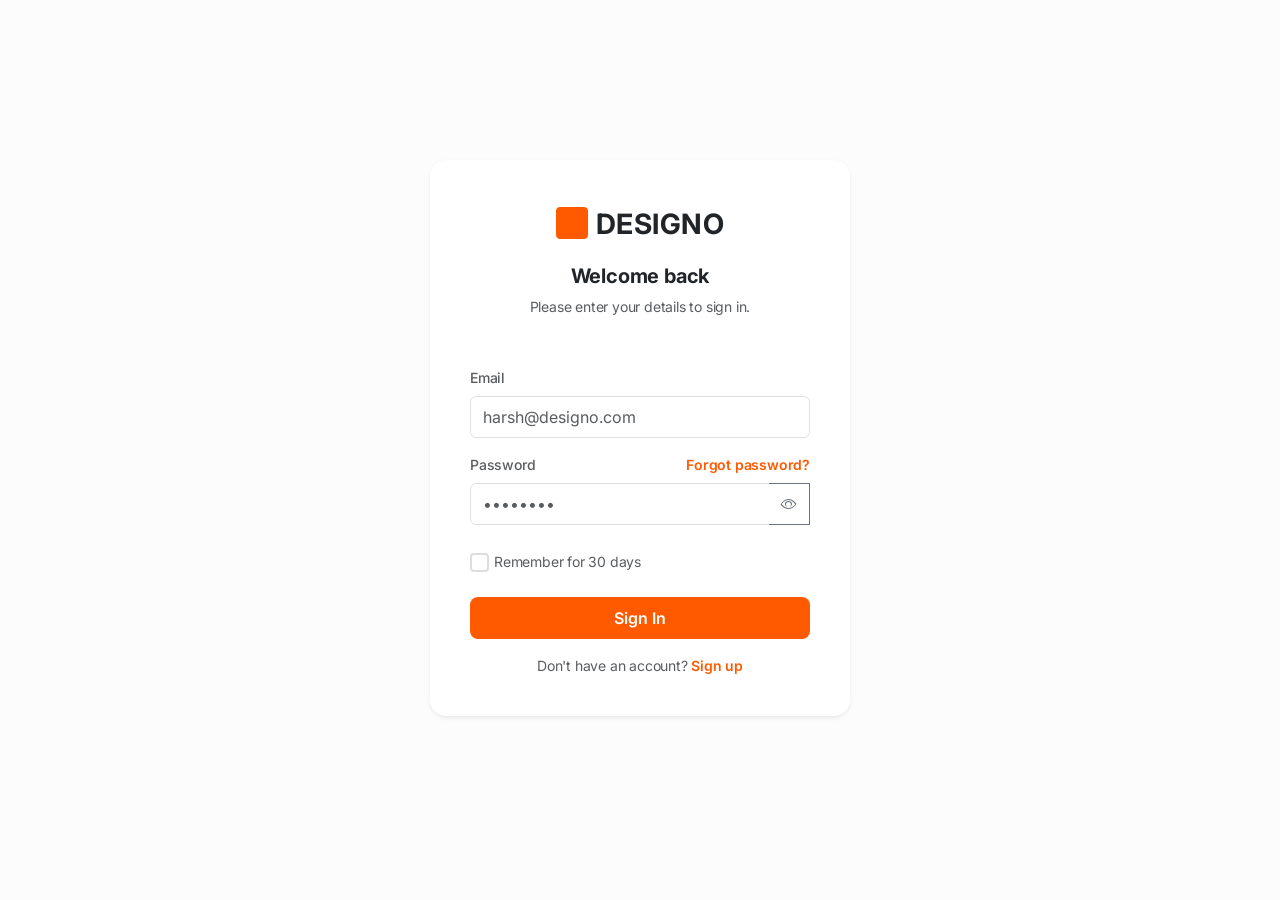
<file: login.html>
<!DOCTYPE html>
<html lang="en">

<head>
    <meta charset="UTF-8">
    <meta name="viewport" content="width=device-width, initial-scale=1.0">
    <title>Designo - Login</title>

    <link href="https://cdn.jsdelivr.net/npm/bootstrap@5.3.3/dist/css/bootstrap.min.css" rel="stylesheet">
    <link rel="stylesheet" href="https://cdn.jsdelivr.net/npm/bootstrap-icons@1.11.3/font/bootstrap-icons.min.css">
    <link href="https://fonts.googleapis.com/css2?family=Inter:wght@300;400;500;600;700&display=swap" rel="stylesheet">

    <link rel="stylesheet" href="css/style.css">

    <style>
        /* Specific overrides to perfectly center the login card */
        body {
            background-color: var(--bg-body);
            height: 100vh;
            display: flex;
            align-items: center;
            justify-content: center;
            margin: 0;
            padding: 20px;
        }

        .login-card {
            max-width: 420px;
            width: 100%;
        }
    </style>
</head>

<body>

    <div class="card login-card border-0 shadow-sm p-4 rounded-4 bg-white">
        <div class="card-body">

            <div class="text-center mb-4 pb-2">
                <div class="d-flex align-items-center justify-content-center gap-2 mb-3">
                    <i class="bi bi-square-fill fs-2" style="color: var(--brand-orange);"></i>
                    <span class="fw-bold fs-3 text-dark" style="letter-spacing: 0.5px;">DESIGNO</span>
                </div>
                <h5 class="fw-bold text-dark">Welcome back</h5>
                <p class="text-muted small">Please enter your details to sign in.</p>
            </div>

            <div id="login-error" class="alert alert-danger d-none small py-2 d-flex align-items-center gap-2"
                role="alert">
                <i class="bi bi-exclamation-triangle-fill"></i>
                <span id="login-error-text">Invalid credentials.</span>
            </div>

            <form id="loginForm">
                <div class="mb-3">
                    <label class="form-label fw-medium small text-muted">Email</label>
                    <input type="email" id="loginEmail" class="form-control py-2" placeholder="harsh@designo.com"
                        required>
                    <div class="invalid-feedback">Please enter a valid email address.</div>
                </div>

                <div class="mb-4">
                    <div class="d-flex justify-content-between align-items-center">
                        <label class="form-label fw-medium small text-muted mb-0">Password</label>
                        <a href="#" class="small text-decoration-none"
                            style="color: var(--brand-orange); font-weight: 600;">Forgot password?</a>
                    </div>
                    <div class="input-group mt-2">
                        <input type="password" id="loginPassword" class="form-control py-2" placeholder="••••••••"
                            required>
                        <button class="btn btn-outline-secondary border-start-0 bg-white" type="button"
                            id="togglePassword">
                            <i class="bi bi-eye"></i>
                        </button>
                        <div class="invalid-feedback">Password cannot be empty.</div>
                    </div>
                </div>

                <div class="form-check mb-4">
                    <input class="form-check-input" type="checkbox" id="rememberMe">
                    <label class="form-check-label small text-muted" for="rememberMe">
                        Remember for 30 days
                    </label>
                </div>

                <button type="submit" class="btn btn-brand w-100 py-2 fw-semibold mb-3">Sign In</button>

                <div class="text-center small text-muted">
                    Don't have an account? <a href="#" class="text-decoration-none"
                        style="color: var(--brand-orange); font-weight: 600;">Sign up</a>
                </div>
            </form>

        </div>
    </div>

    <script src="https://code.jquery.com/jquery-3.7.1.min.js"></script>

    <script>
        $(document).ready(function () {
            // 1. Toggle Password Visibility
            $('#togglePassword').on('click', function () {
                const passwordInput = $('#loginPassword');
                const icon = $(this).find('i');

                if (passwordInput.attr('type') === 'password') {
                    passwordInput.attr('type', 'text');
                    icon.removeClass('bi-eye').addClass('bi-eye-slash');
                } else {
                    passwordInput.attr('type', 'password');
                    icon.removeClass('bi-eye-slash').addClass('bi-eye');
                }
            });

            // 2. Form Validation & Submission Redirect
            $('#loginForm').on('submit', function (e) {
                e.preventDefault(); // Stop page from reloading immediately
                let isValid = true;

                const email = $('#loginEmail').val().trim();
                const password = $('#loginPassword').val().trim();

                // Clear errors
                $('.form-control').removeClass('is-invalid');
                $('#login-error').addClass('d-none');

                // Validate Email
                const emailRegex = /^[^\s@]+@[^\s@]+\.[^\s@]+$/;
                if (!emailRegex.test(email)) {
                    $('#loginEmail').addClass('is-invalid');
                    isValid = false;
                }

                // Validate Password
                if (password === '') {
                    $('#loginPassword').addClass('is-invalid');
                    isValid = false;
                }

                // If passed validation, simulate login
                if (isValid) {
                    // MOCK AUTHENTICATION CHECK
                    if (email === "harsh@designo.com" && password === "123456") {
                        const originalText = $('#loginForm button[type="submit"]').text();
                        $('#loginForm button[type="submit"]').html('<span class="spinner-border spinner-border-sm"></span> Authenticating...');

                        setTimeout(() => {
                            window.location.href = 'index.html';
                        }, 1000);
                    } else {
                        $('#login-error-text').text("Incorrect email or password. (Hint: use harsh@designo.com / 123456)");
                        $('#login-error').removeClass('d-none');
                    }
                }
            });
        });
    </script>
</body>

</html>
</file>
<file: css/style.css>
/* =========================================
   GLOBAL VARIABLES & TYPOGRAPHY
========================================= */
:root {
    --brand-orange: #ff5a00;
    --brand-orange-light: #fff0e6;
    --text-main: #2b2b2b;
    --text-muted: #8b8b8b;
    --bg-body: #fcfcfd;
    /* Much lighter off-white to match Figma */
    --border-color: #f0f0f0;
}

body {
    font-family: 'Inter', sans-serif;
    background-color: var(--bg-body);
    color: var(--text-main);
    letter-spacing: -0.2px;
}

.main-content {
    margin-left: 260px;
    padding: 30px 40px;
    min-height: 100vh;
}

/* =========================================
   SIDEBAR & NAVBAR
========================================= */
.sidebar {
    width: 260px;
    min-height: 100vh;
    background: #ffffff;
    border-right: 1px solid var(--border-color);
    position: fixed;
    top: 0;
    left: 0;
    z-index: 1000;
}

.sidebar-brand {
    font-size: 1.25rem;
    font-weight: 800;
    letter-spacing: 0.5px;
    color: #000;
}

.sidebar-brand i {
    color: var(--brand-orange);
}

/* Sidebar Active Icon Fix (Restored to default white) */
.nav-link.active i {
    color: #ffffff !important;
    background-color: transparent;
    width: auto;
    height: auto;
    display: inline-block;
    border-radius: 0;
    margin-left: 0;
}

/* Apply the white circle ONLY to the Dashboard icon */
#nav-dashboard.active i {
    background-color: #ffffff;
    color: var(--brand-orange) !important;
    width: 26px;
    height: 26px;
    display: inline-flex;
    align-items: center;
    justify-content: center;
    border-radius: 50%;
    margin-left: -4px;
}

/* Make inner boxes look identical to Figma */
.inner-box {
    border: 1px solid #f0f0f0;
    border-radius: 16px;
    padding: 20px;
}

.nav-link {
    color: var(--text-muted);
    font-weight: 500;
    font-size: 0.95rem;
    padding: 12px 20px;
    border-radius: 8px;
    margin: 2px 15px;
    transition: all 0.2s ease;
}

.nav-link:hover {
    color: var(--text-main);
    background-color: #fafafa;
}

.nav-link.active {
    background-color: var(--brand-orange) !important;
    color: #ffffff !important;
    font-weight: 600;
    box-shadow: 0 4px 10px rgba(255, 90, 0, 0.2);
}

.nav-link.active i {
    color: #ffffff !important;
}

/* Navbar Search */
.search-wrapper {
    position: relative;
    width: 320px;
}

.search-wrapper input {
    border: 1px solid var(--brand-orange);
    border-radius: 8px;
    padding: 8px 12px 8px 40px;
    box-shadow: none;
    font-size: 0.9rem;
}

.search-wrapper .bi-search {
    position: absolute;
    left: 14px;
    top: 50%;
    transform: translateY(-50%);
    color: var(--brand-orange);
    font-weight: bold;
}

.search-wrapper .shortcut {
    position: absolute;
    right: 14px;
    top: 50%;
    transform: translateY(-50%);
    color: var(--brand-orange);
    font-size: 0.85rem;
    font-weight: 600;
}

/* =========================================
   UI COMPONENTS (Cards, Buttons, Inputs)
========================================= */
.card {
    background-color: #ffffff !important;
    /* Forces pure white cards */
    border: 1px solid #f2f2f2;
    border-radius: 16px;
    /* Slightly sharper corners like Figma */
    box-shadow: 0px 4px 15px rgba(0, 0, 0, 0.02);
    /* Softer shadow */
    margin-bottom: 24px;
}

.card-title {
    font-size: 1.05rem;
    font-weight: 600;
    margin-bottom: 1rem;
}

.btn-brand {
    background-color: var(--brand-orange);
    color: #fff;
    border-radius: 8px;
    font-weight: 500;
}

.btn-brand:hover {
    background-color: #e04f00;
    color: #fff;
}

.btn-light-brand {
    background-color: var(--brand-orange-light);
    color: var(--brand-orange);
    border: none;
    font-weight: 600;
    border-radius: 8px;
}

.progress {
    height: 6px;
    border-radius: 10px;
    background-color: #f0f0f0;
}

.progress-bar {
    background-color: var(--brand-orange);
    border-radius: 10px;
}

.form-check-input {
    width: 1.2em;
    height: 1.2em;
    border: 2px solid #ddd;
    border-radius: 4px;
    cursor: pointer;
}

.form-check-input:checked {
    background-color: var(--brand-orange);
    border-color: var(--brand-orange);
}

/* =========================================
   PAGE SPECIFIC: DASHBOARD (Screen 1)
========================================= */
.bg-brand {
    background-color: var(--brand-orange) !important;
    color: #ffffff !important;
}

.calendar-day {
    width: 26px;
    height: 26px;
    display: inline-flex;
    align-items: center;
    justify-content: center;
    border-radius: 50%;
}

/* =========================================
   PAGE SPECIFIC: ASSIGNMENTS (Screen 2)
========================================= */
.filter-pill {
    border: 1px solid var(--border-color);
    border-radius: 50px;
    padding: 10px 24px;
    background-color: #fff;
    display: inline-flex;
    align-items: center;
    gap: 12px;
    font-size: 0.95rem;
    color: var(--text-muted);
    box-shadow: 0 2px 10px rgba(0, 0, 0, 0.02);
}

.filter-pill .bi-search {
    color: var(--text-main);
    font-weight: bold;
    font-size: 1.1rem;
}

.filter-pill span {
    color: var(--brand-orange);
    cursor: pointer;
}

.custom-table-header {
    background-color: #fafafa;
    border: 1px solid var(--border-color);
    border-radius: 12px;
    padding: 16px 24px;
    font-weight: 600;
    color: var(--text-muted);
    margin-bottom: 12px;
    font-size: 0.95rem;
}

.custom-table-row {
    background-color: #fff;
    border: 1px solid var(--border-color);
    border-radius: 12px;
    padding: 16px 24px;
    margin-bottom: 12px;
    align-items: center;
    transition: all 0.2s ease;
}

.custom-table-row:hover {
    box-shadow: 0 4px 15px rgba(0, 0, 0, 0.03);
    border-color: #e0e0e0;
}

.col-title {
    font-weight: 500;
    color: var(--text-main);
}

.col-muted {
    color: var(--text-muted);
    font-size: 0.95rem;
}

.col-action {
    font-weight: 500;
    cursor: pointer;
    color: var(--text-muted);
}

.col-action:hover {
    color: var(--brand-orange);
}

.col-action.submitted {
    color: #c0c0c0;
    cursor: default;
}

.status-badge {
    padding: 6px 14px;
    border-radius: 50px;
    font-size: 0.85rem;
    font-weight: 600;
    display: inline-flex;
    align-items: center;
    gap: 8px;
}

.status-done {
    background-color: #ecfdf3;
    color: #027a48;
}

.status-done .dot {
    background-color: #12b76a;
}

.status-progress {
    background-color: #eff8ff;
    color: #175cd3;
}

.status-progress .dot {
    background-color: #2e90fa;
}

.status-pending {
    background-color: #fef3f2;
    color: #b42318;
}

.status-pending .dot {
    background-color: #f04438;
}

.dot {
    width: 8px;
    height: 8px;
    border-radius: 50%;
    display: inline-block;
}

.pagination-container {
    display: flex;
    justify-content: space-between;
    align-items: center;
    margin-top: 32px;
}

.page-btn {
    width: 36px;
    height: 36px;
    display: flex;
    align-items: center;
    justify-content: center;
    border-radius: 8px;
    border: none;
    background: transparent;
    color: var(--text-main);
    font-weight: 600;
    font-size: 0.95rem;
    transition: all 0.2s;
}

.page-btn:hover {
    background-color: #f0f0f0;
}

.page-btn.active {
    background-color: var(--brand-orange);
    color: #fff;
}

.page-btn.nav-arrow {
    background-color: #f5f5f5;
}

/* =========================================
   PAGE SPECIFIC: SCHEDULE (Screen 3)
========================================= */

/* Top Navigation Tabs */
.calendar-tab {
    color: var(--text-muted);
    font-weight: 600;
    padding: 8px 16px;
    cursor: pointer;
    text-decoration: none;
    border-bottom: 2px solid transparent;
    transition: all 0.2s;
}

.calendar-tab:hover {
    color: var(--text-main);
}

.calendar-tab.active {
    color: var(--brand-orange);
    border-bottom: 2px solid var(--brand-orange);
}

/* Calendar Grid Layout */
.calendar-wrapper {
    background-color: #ffffff;
    border-radius: 12px;
    border: 1px solid var(--border-color);
    overflow: hidden;
    margin-top: 24px;
}

.calendar-header-row {
    display: grid;
    grid-template-columns: repeat(7, 1fr);
    background-color: #fcfcfc;
    border-bottom: 1px solid var(--border-color);
}

.calendar-header-cell {
    padding: 16px;
    text-align: center;
    font-weight: 600;
    color: var(--text-muted);
    font-size: 0.95rem;
}

.calendar-grid {
    display: grid;
    grid-template-columns: repeat(7, 1fr);
    /* Forces rows to be at least 140px tall, but expand if lots of events */
    grid-auto-rows: minmax(140px, auto);
}

.calendar-cell {
    border-right: 1px solid var(--border-color);
    border-bottom: 1px solid var(--border-color);
    padding: 12px;
    display: flex;
    flex-direction: column;
    gap: 6px;
}

/* Remove right border on the last column to prevent double borders */
.calendar-cell:nth-child(7n) {
    border-right: none;
}

.calendar-date {
    font-weight: 500;
    font-size: 0.95rem;
    margin-bottom: 8px;
    color: var(--text-main);
}

.calendar-date.text-muted {
    color: #c4c4c4 !important;
}

/* For prev/next month dates */

/* Event Pills */
.event-pill {
    font-size: 0.75rem;
    padding: 6px 10px;
    border-radius: 4px;
    font-weight: 500;
    line-height: 1.3;
}

/* Pixel-perfect Figma Colors */
.event-red {
    background-color: #fdf3f3;
    color: #d93a49;
}

.event-yellow {
    background-color: #fdfae8;
    color: #9c8925;
}

.event-green {
    background-color: #f0f9f0;
    color: #378b40;
}

.event-purple {
    background-color: #f6effe;
    color: #7b5acb;
}

.event-orange {
    background-color: #fef5eb;
    color: #d66b22;
}

/* =========================================
   PAGE SPECIFIC: RECORDINGS (Screen 4)
========================================= */

.recording-card {
    transition: transform 0.2s ease, box-shadow 0.2s ease;
    border: 1px solid var(--border-color);
}

.recording-card:hover {
    transform: translateY(-5px);
    box-shadow: 0 10px 25px rgba(0, 0, 0, 0.05);
}

.thumb-container {
    position: relative;
    border-radius: 12px;
    overflow: hidden;
    height: 140px;
    background-size: cover;
    background-position: center;
}

.thumb-overlay {
    position: absolute;
    top: 0;
    left: 0;
    width: 100%;
    height: 100%;
    background: rgba(0, 0, 0, 0.05);
    display: flex;
    align-items: center;
    justify-content: center;
}

/* Category Border Colors */
.border-uxm {
    border-left: 6px solid #b589f3 !important;
}

.border-color {
    border-left: 6px solid #f9b74d !important;
}

.border-design {
    border-left: 6px solid #56ccf2 !important;
}

.btn-watch {
    background-color: var(--brand-orange) !important;
    border: none;
    color: white !important;
    font-size: 0.7rem;
    font-weight: 700;
    border-radius: 4px;
    padding: 6px 12px;
    display: inline-flex;
    align-items: center;
    gap: 5px;
}

.btn-download-text {
    color: var(--brand-orange);
    font-size: 0.75rem;
    font-weight: 600;
    text-decoration: none;
}

.btn-download-outline {
    background: transparent;
    border: 1px solid #eee !important;
    color: var(--brand-orange) !important;
    font-size: 0.7rem;
    font-weight: 700;
    border-radius: 4px;
    padding: 6px 12px;
    display: inline-flex;
    align-items: center;
    gap: 5px;
    transition: all 0.2s;
}

.filter-pill span.separator {
    color: #ddd;
    margin: 0 5px;
}

.btn-download-outline:hover {
    background-color: var(--brand-orange-light);
}

/* Pagination centering fix */
.pagination-wrapper {
    display: grid;
    grid-template-columns: 1fr auto 1fr;
    align-items: center;
    margin-top: 40px;
}

/* =========================================
   REFINED NOTES UI (Screen 5)
========================================= */

/* Button refinements for Header */
.btn-outline-custom {
    border: 1px solid var(--brand-orange) !important;
    color: var(--brand-orange) !important;
    background: transparent;
    font-weight: 600;
    border-radius: 8px;
    padding: 8px 16px;
    transition: all 0.2s;
}

.btn-outline-custom:hover {
    background-color: var(--brand-orange-light);
}

/* Note Card Specifics */
.note-img-preview {
    width: 100%;
    height: 100px;
    object-fit: cover;
    border-radius: 8px;
    margin-top: 10px;
}

.note-card {
    border: 1px solid #eee;
    background-color: #fff;
    border-radius: 12px;
    padding: 20px;
    height: 100%;
    display: flex;
    flex-direction: column;
}

.badge-pill-custom {
    font-size: 0.7rem;
    padding: 4px 10px;
    border-radius: 6px;
    font-weight: 600;
    margin-right: 8px;
}

/* Color Palette from Image */
.bg-weekly {
    background: #fefce8;
    color: #ca8a04;
}

.bg-product {
    background: #eff6ff;
    color: #2563eb;
}

.bg-monthly {
    background: #f0fdf4;
    color: #16a34a;
}

.bg-business {
    background: #faf5ff;
    color: #9333ea;
}

.bg-personal {
    background: #fff7ed;
    color: #ea580c;
}

.bg-badge {
    background: #fefce8;
    color: #ca8a04;
}

/* =========================================
   REFINED NOTES UI (Final Polish)
========================================= */

/* Hollow Header Buttons */
.btn-outline-orange {
    border: 1.5px solid var(--brand-orange) !important;
    color: var(--brand-orange) !important;
    background: #ffffff;
    font-weight: 600;
    border-radius: 8px;
    padding: 8px 20px;
    display: inline-flex;
    align-items: center;
    gap: 8px;
}

/* Force equal height cards and strict spacing */
.note-card {
    border: 1px solid #eee;
    background-color: #fff;
    border-radius: 12px;
    padding: 24px;
    height: 100%;
    /* Ensures all cards in a row match height */
    display: flex;
    flex-direction: column;
    transition: box-shadow 0.2s;
}

.note-card:hover {
    box-shadow: 0 4px 12px rgba(0, 0, 0, 0.05);
}

.note-body {
    flex-grow: 1;
    /* Pushes footer to the bottom */
}

/* Image Previews */
.note-img-preview {
    width: 100%;
    height: 110px;
    object-fit: cover;
    border-radius: 8px;
    margin-top: 15px;
}

/* =========================================
   PAGE SPECIFIC: USER MANAGEMENT
========================================= */

.table-custom th {
    background-color: #fcfcfd;
    color: var(--text-muted);
    font-weight: 600;
    font-size: 0.85rem;
    text-transform: uppercase;
    border-bottom: 2px solid var(--border-color);
    padding: 16px;
    letter-spacing: 0.5px;
}

.table-custom td {
    padding: 16px;
    vertical-align: middle;
    font-size: 0.95rem;
    color: var(--text-main);
    border-bottom: 1px solid var(--border-color);
}

.badge-active {
    background-color: #e6f4ea;
    color: #1e8e3e;
    padding: 6px 12px;
    border-radius: 20px;
    font-weight: 600;
    font-size: 0.75rem;
}

.badge-inactive {
    background-color: #fce8e6;
    color: #d93025;
    padding: 6px 12px;
    border-radius: 20px;
    font-weight: 600;
    font-size: 0.75rem;
}

.action-btn {
    background: transparent;
    border: none;
    color: var(--text-muted);
    transition: color 0.2s;
    font-size: 1.1rem;
}

.action-btn:hover {
    color: var(--brand-orange);
}

/* =========================================
   DARK MODE THEME VARIABLES & OVERRIDES
========================================= */
:root[data-theme="dark"] {
    --bg-body: #121212;
    --bg-surface: #1e1e1e;
    --text-main: #f5f5f5;
    --text-muted: #a0a0a0;
    --border-color: #2d2d2d;
    --brand-orange-light: #3a1d0d;
}

/* Force background and text colors on all major containers */
[data-theme="dark"] body {
    background-color: var(--bg-body);
    color: var(--text-main);
}

[data-theme="dark"] .card,
[data-theme="dark"] .sidebar,
[data-theme="dark"] .modal-content,
[data-theme="dark"] .inner-box,
[data-theme="dark"] .note-card,
[data-theme="dark"] .calendar-wrapper,
[data-theme="dark"] .table-custom th,
[data-theme="dark"] .filter-pill,
[data-theme="dark"] .bg-white,
[data-theme="dark"] .bg-light,
[data-theme="dark"] .custom-table-row {
    background-color: var(--bg-surface) !important;
    border-color: var(--border-color) !important;
    color: var(--text-main) !important;
}

[data-theme="dark"] .text-dark {
    color: var(--text-main) !important;
}

[data-theme="dark"] .text-muted {
    color: var(--text-muted) !important;
}

/* Input fields and dropdowns */
[data-theme="dark"] .form-control,
[data-theme="dark"] .form-select,
[data-theme="dark"] .dropdown-menu {
    background-color: var(--bg-body) !important;
    border-color: var(--border-color) !important;
    color: var(--text-main) !important;
}

/* Search Wrapper overrides */
[data-theme="dark"] .search-wrapper input {
    background-color: var(--bg-surface) !important;
    color: var(--text-main) !important;
}

/* =========================================
   MOBILE RESPONSIVENESS (Media Queries)
========================================= */
@media (max-width: 768px) {
    /* Hide sidebar off-screen by default on mobile */
    .sidebar {
        transform: translateX(-100%);
        transition: transform 0.3s ease-in-out;
        box-shadow: 4px 0 10px rgba(0,0,0,0.1);
    }
    
    /* Class to slide it back in */
    .sidebar.mobile-open {
        transform: translateX(0);
    }

    /* Remove the large left margin on the main content */
    .main-content {
        margin-left: 0 !important;
        padding: 20px 15px !important;
    }

    /* Stack the search bar and top-right icons */
    #navbar-container .d-flex.justify-content-between {
        flex-direction: column;
        gap: 15px;
        align-items: stretch !important;
    }

    /* Make search bar full width */
    .search-wrapper {
        width: 100% !important;
    }
}
</file>
